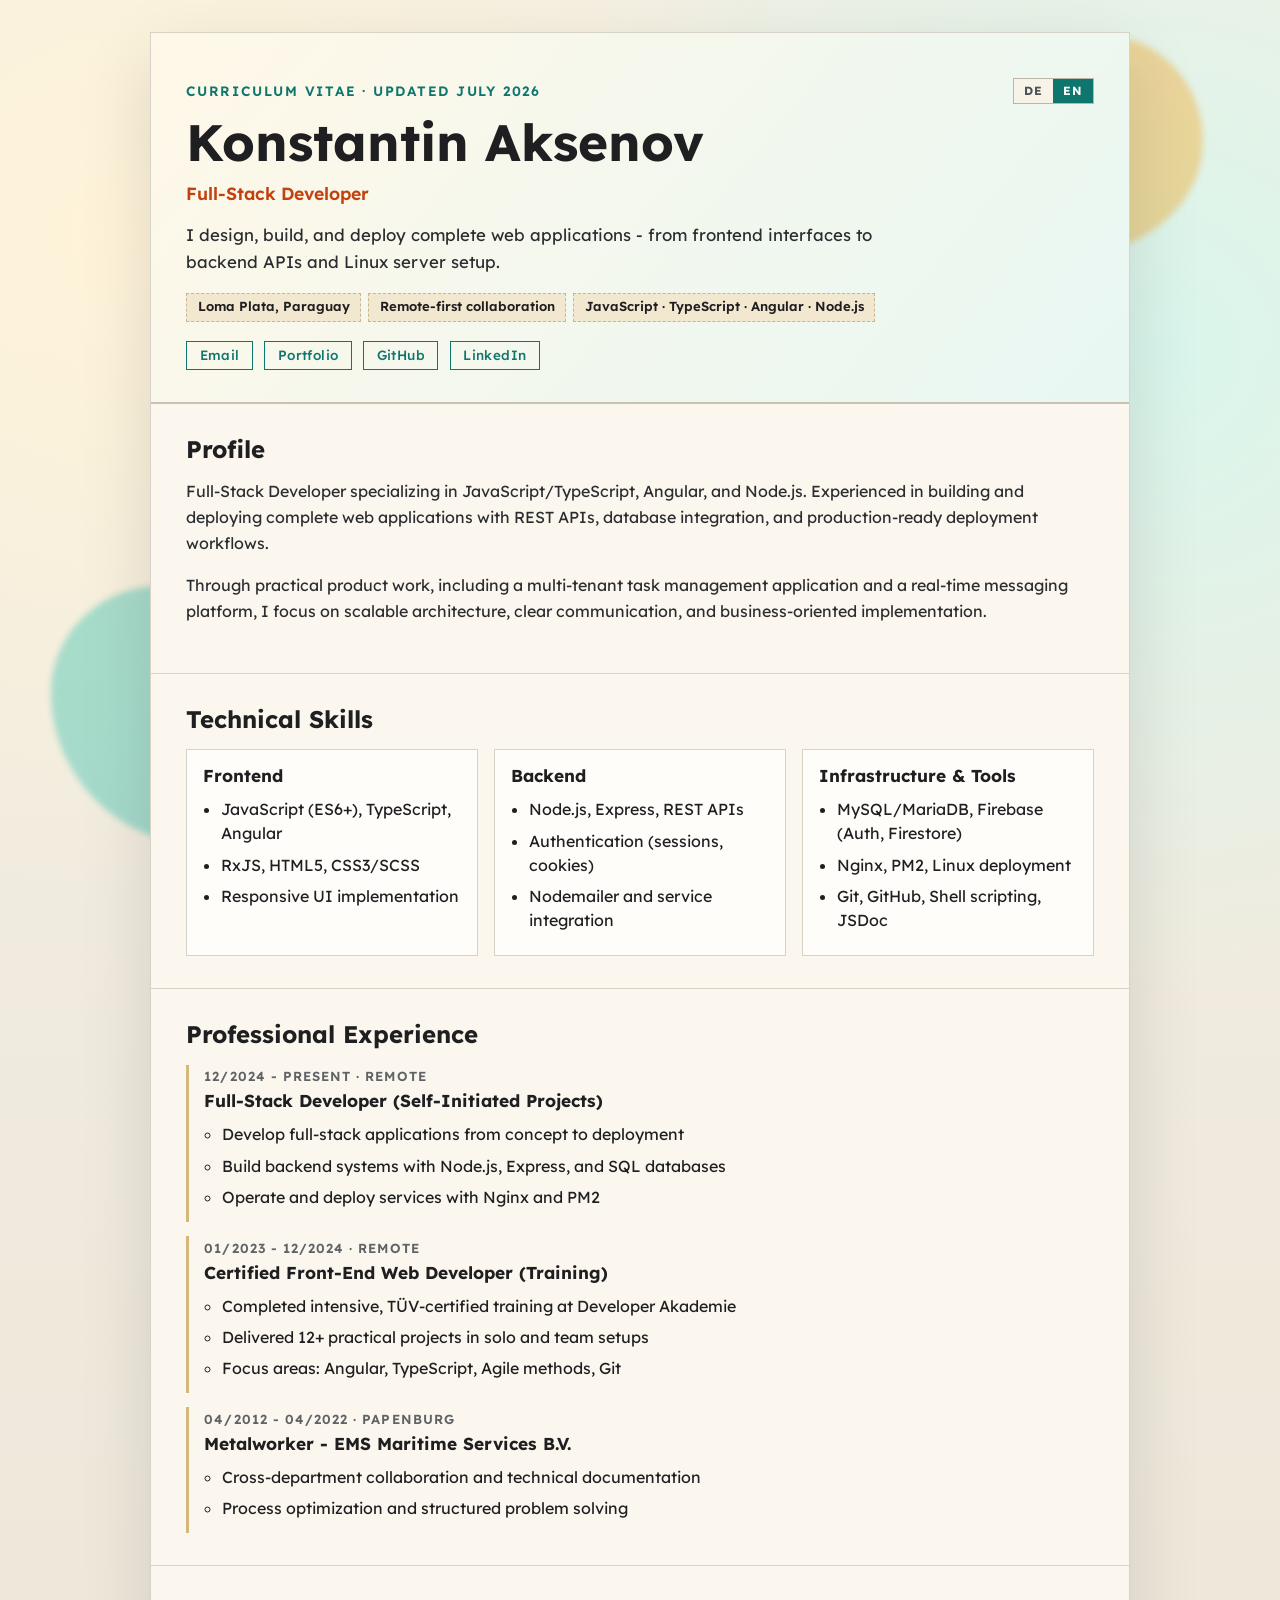
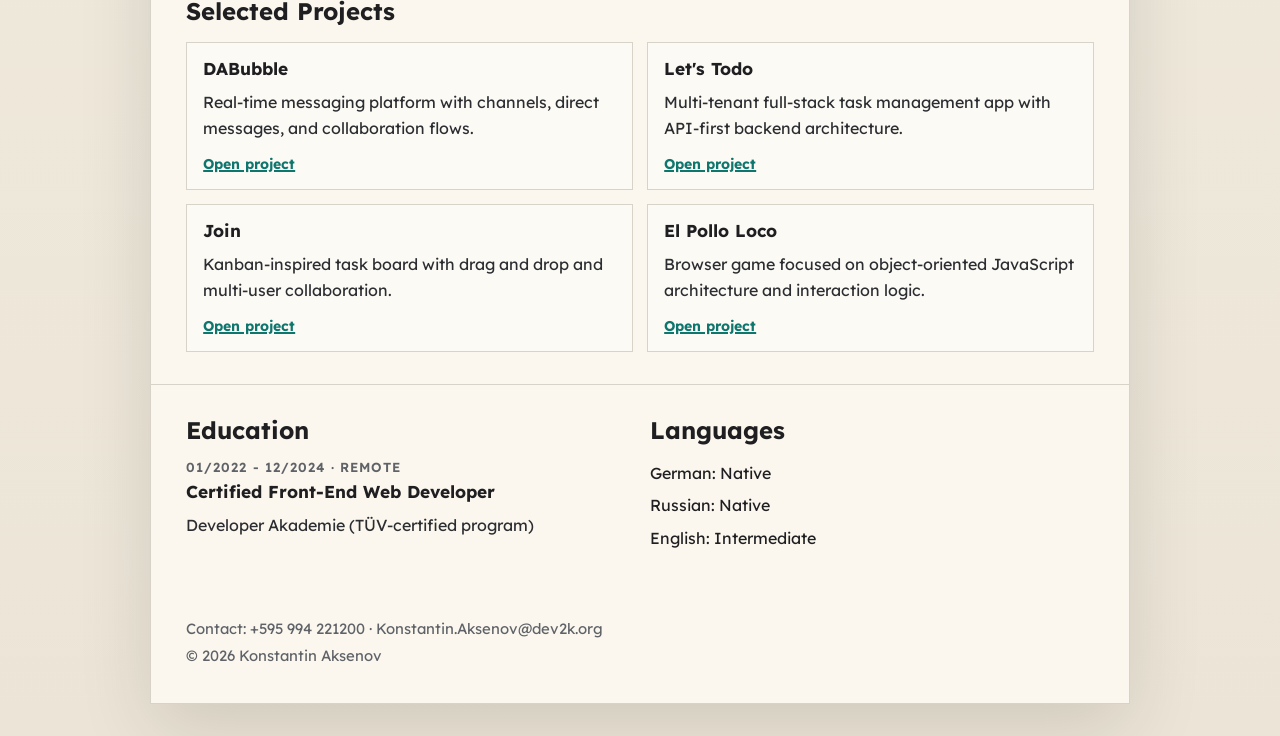
<file: index.html>
<!doctype html>
<html lang="en">
  <head>
    <meta charset="UTF-8" />
    <meta name="viewport" content="width=device-width, initial-scale=1.0" />
    <meta
      id="meta-description"
      name="description"
      content="Konstantin Aksenov - Full-Stack Developer CV. JavaScript, TypeScript, Angular, Node.js, REST APIs, and deployment workflows."
    />
    <meta
      id="meta-keywords"
      name="keywords"
      content="Full-Stack Developer, CV, JavaScript, TypeScript, Angular, Node.js, Web Development, Germany"
    />
    <meta name="author" content="Konstantin Aksenov" />
    <title>Konstantin Aksenov - CV</title>
    <meta name="theme-color" content="#0f766e" />
    <link rel="stylesheet" href="assets/styles/lexend.css" />
    <link rel="stylesheet" href="style.css" />
    <link
      rel="icon"
      type="image/png"
      sizes="32x32"
      href="assets/web-app/icon-32.png"
    />
    <link
      rel="apple-touch-icon"
      sizes="192x192"
      href="assets/web-app/icon-192.png"
    />
    <link rel="manifest" href="assets/web-app/site.webmanifest" />
  </head>

  <body>
    <div class="bg-shape bg-shape--a" aria-hidden="true"></div>
    <div class="bg-shape bg-shape--b" aria-hidden="true"></div>

    <main class="cv" aria-label="Curriculum vitae of Konstantin Aksenov">
      <header class="hero">
        <div class="hero__top">
          <p class="hero__eyebrow" data-i18n="eyebrow">
            Curriculum Vitae · Updated April 2026
          </p>
          <div class="lang-switch" role="group" aria-label="Language switcher">
            <button class="lang-switch__btn" type="button" data-lang-btn="de">
              DE
            </button>
            <button class="lang-switch__btn" type="button" data-lang-btn="en">
              EN
            </button>
          </div>
        </div>
        <h1>Konstantin Aksenov</h1>
        <p class="hero__role" data-i18n="role">Full-Stack Developer</p>
        <p class="hero__summary" data-i18n="summary">
          I design, build, and deploy complete web applications - from frontend
          interfaces to backend APIs and Linux server setup.
        </p>

        <div class="hero__facts" role="list" aria-label="Quick facts">
          <span class="hero__fact" role="listitem" data-i18n="factLocation"
            >Loma Plata, Paraguay</span
          >
          <span class="hero__fact" role="listitem" data-i18n="factRemote"
            >Remote-first collaboration</span
          >
          <span class="hero__fact" role="listitem" data-i18n="factStack"
            >JavaScript · TypeScript · Angular · Node.js</span
          >
        </div>

        <nav class="hero__links" aria-label="Professional links">
          <a
            class="hero__link"
            href="mailto:Konstantin.Aksenov@dev2k.org"
            data-i18n="linkEmail"
            >Email</a
          >
          <a
            class="hero__link"
            href="https://portfolio.dev2k.org"
            target="_blank"
            rel="noreferrer"
            data-i18n="linkPortfolio"
            >Portfolio</a
          >
          <a
            class="hero__link"
            href="https://github.com/KosMaster87/"
            target="_blank"
            rel="noreferrer"
            data-i18n="linkGitHub"
            >GitHub</a
          >
          <a
            class="hero__link"
            href="https://www.linkedin.com/in/konstantin-aksenov-802b88190/"
            target="_blank"
            rel="noreferrer"
            data-i18n="linkLinkedIn"
            >LinkedIn</a
          >
        </nav>
      </header>

      <section class="panel panel--profile" aria-labelledby="profile-title">
        <h2 id="profile-title" data-i18n="profileTitle">Profile</h2>
        <p data-i18n="profileBody1">
          Full-Stack Developer specializing in JavaScript/TypeScript, Angular,
          and Node.js. Experienced in building and deploying complete web
          applications with REST APIs, database integration, and
          production-ready deployment workflows.
        </p>
        <p data-i18n="profileBody2">
          Through practical product work, including a multi-tenant task
          management application and a real-time messaging platform, I focus on
          scalable architecture, clear communication, and business-oriented
          implementation.
        </p>
      </section>

      <section class="panel" aria-labelledby="skills-title">
        <h2 id="skills-title" data-i18n="skillsTitle">Technical Skills</h2>
        <div class="skill-columns">
          <article class="skill-columns__group">
            <h3 data-i18n="skillsFrontendTitle">Frontend</h3>
            <ul>
              <li data-i18n="skillsFrontend1">
                JavaScript (ES6+), TypeScript, Angular
              </li>
              <li data-i18n="skillsFrontend2">RxJS, HTML5, CSS3/SCSS</li>
              <li data-i18n="skillsFrontend3">Responsive UI implementation</li>
            </ul>
          </article>
          <article class="skill-columns__group">
            <h3 data-i18n="skillsBackendTitle">Backend</h3>
            <ul>
              <li data-i18n="skillsBackend1">Node.js, Express, REST APIs</li>
              <li data-i18n="skillsBackend2">
                Authentication (sessions, cookies)
              </li>
              <li data-i18n="skillsBackend3">
                Nodemailer and service integration
              </li>
            </ul>
          </article>
          <article class="skill-columns__group">
            <h3 data-i18n="skillsInfraTitle">Infrastructure & Tools</h3>
            <ul>
              <li data-i18n="skillsInfra1">
                MySQL/MariaDB, Firebase (Auth, Firestore)
              </li>
              <li data-i18n="skillsInfra2">Nginx, PM2, Linux deployment</li>
              <li data-i18n="skillsInfra3">
                Git, GitHub, Shell scripting, JSDoc
              </li>
            </ul>
          </article>
        </div>
      </section>

      <section class="panel" aria-labelledby="experience-title">
        <h2 id="experience-title" data-i18n="experienceTitle">
          Professional Experience
        </h2>
        <ol class="timeline">
          <li class="timeline__item">
            <p class="timeline__meta" data-i18n="exp1Meta">
              12/2024 - Present · Remote
            </p>
            <h3 data-i18n="exp1Title">
              Full-Stack Developer (Self-Initiated Projects)
            </h3>
            <ul>
              <li data-i18n="exp1Item1">
                Develop full-stack applications from concept to deployment
              </li>
              <li data-i18n="exp1Item2">
                Build backend systems with Node.js, Express, and SQL databases
              </li>
              <li data-i18n="exp1Item3">
                Operate and deploy services with Nginx and PM2
              </li>
            </ul>
          </li>
          <li class="timeline__item">
            <p class="timeline__meta" data-i18n="exp2Meta">
              01/2023 - 12/2024 · Remote
            </p>
            <h3 data-i18n="exp2Title">
              Certified Front-End Web Developer (Training)
            </h3>
            <ul>
              <li data-i18n="exp2Item1">
                Completed intensive, TÜV-certified training at Developer
                Akademie
              </li>
              <li data-i18n="exp2Item2">
                Delivered 12+ practical projects in solo and team setups
              </li>
              <li data-i18n="exp2Item3">
                Focus areas: Angular, TypeScript, Agile methods, Git
              </li>
            </ul>
          </li>
          <li class="timeline__item">
            <p class="timeline__meta" data-i18n="exp3Meta">
              04/2012 - 04/2022 · Papenburg
            </p>
            <h3 data-i18n="exp3Title">
              Metalworker - EMS Maritime Services B.V.
            </h3>
            <ul>
              <li data-i18n="exp3Item1">
                Cross-department collaboration and technical documentation
              </li>
              <li data-i18n="exp3Item2">
                Process optimization and structured problem solving
              </li>
            </ul>
          </li>
        </ol>
      </section>

      <section class="panel" aria-labelledby="projects-title">
        <h2 id="projects-title" data-i18n="projectsTitle">Selected Projects</h2>
        <div class="project-grid">
          <article class="project-grid__item">
            <h3>DABubble</h3>
            <p data-i18n="project1Desc">
              Real-time messaging platform with channels, direct messages, and
              collaboration flows.
            </p>
            <a
              href="https://dabubble.dev2k.org/"
              target="_blank"
              rel="noreferrer"
              data-i18n="openProject"
              >Open project</a
            >
          </article>
          <article class="project-grid__item">
            <h3>Let's Todo</h3>
            <p data-i18n="project2Desc">
              Multi-tenant full-stack task management app with API-first backend
              architecture.
            </p>
            <a
              href="https://lets-todo.dev2k.org/"
              target="_blank"
              rel="noreferrer"
              data-i18n="openProject"
              >Open project</a
            >
          </article>
          <article class="project-grid__item">
            <h3>Join</h3>
            <p data-i18n="project3Desc">
              Kanban-inspired task board with drag and drop and multi-user
              collaboration.
            </p>
            <a
              href="https://join.dev2k.org/"
              target="_blank"
              rel="noreferrer"
              data-i18n="openProject"
              >Open project</a
            >
          </article>
          <article class="project-grid__item">
            <h3>El Pollo Loco</h3>
            <p data-i18n="project4Desc">
              Browser game focused on object-oriented JavaScript architecture
              and interaction logic.
            </p>
            <a
              href="https://el-pollo-loco.dev2k.org/"
              target="_blank"
              rel="noreferrer"
              data-i18n="openProject"
              >Open project</a
            >
          </article>
        </div>
      </section>

      <section class="panel panel--split" aria-label="Education and languages">
        <article>
          <h2 data-i18n="educationTitle">Education</h2>
          <p class="timeline__meta" data-i18n="educationMeta">
            01/2022 - 12/2024 · Remote
          </p>
          <h3 data-i18n="educationDegree">Certified Front-End Web Developer</h3>
          <p data-i18n="educationSchool">
            Developer Akademie (TÜV-certified program)
          </p>
        </article>
        <article>
          <h2 data-i18n="languagesTitle">Languages</h2>
          <ul class="language-list">
            <li class="language-list__item" data-i18n="langGerman">
              German: Native
            </li>
            <li class="language-list__item" data-i18n="langRussian">
              Russian: Native
            </li>
            <li class="language-list__item" data-i18n="langEnglish">
              English: Intermediate
            </li>
          </ul>
        </article>
      </section>

      <footer class="footer">
        <p class="footer__text" data-i18n="footerContact">
          Contact: +595 994 221200 · Konstantin.Aksenov@dev2k.org
        </p>
        <p class="footer__text" data-i18n="footerCopyright">
          © 2026 Konstantin Aksenov
        </p>
      </footer>
    </main>

    <script>
      const translations = {
        en: {
          pageTitle: "Konstantin Aksenov - CV",
          metaDescription:
            "Konstantin Aksenov - Full-Stack Developer CV. JavaScript, TypeScript, Angular, Node.js, REST APIs, and deployment workflows.",
          metaKeywords:
            "Full-Stack Developer, CV, JavaScript, TypeScript, Angular, Node.js, Web Development, Germany",
          eyebrow: "Curriculum Vitae · Updated July 2026",
          role: "Full-Stack Developer",
          summary:
            "I design, build, and deploy complete web applications - from frontend interfaces to backend APIs and Linux server setup.",
          factLocation: "Loma Plata, Paraguay",
          factRemote: "Remote-first collaboration",
          factStack: "JavaScript · TypeScript · Angular · Node.js",
          linkEmail: "Email",
          linkPortfolio: "Portfolio",
          linkGitHub: "GitHub",
          linkLinkedIn: "LinkedIn",
          profileTitle: "Profile",
          profileBody1:
            "Full-Stack Developer specializing in JavaScript/TypeScript, Angular, and Node.js. Experienced in building and deploying complete web applications with REST APIs, database integration, and production-ready deployment workflows.",
          profileBody2:
            "Through practical product work, including a multi-tenant task management application and a real-time messaging platform, I focus on scalable architecture, clear communication, and business-oriented implementation.",
          skillsTitle: "Technical Skills",
          skillsFrontendTitle: "Frontend",
          skillsFrontend1: "JavaScript (ES6+), TypeScript, Angular",
          skillsFrontend2: "RxJS, HTML5, CSS3/SCSS",
          skillsFrontend3: "Responsive UI implementation",
          skillsBackendTitle: "Backend",
          skillsBackend1: "Node.js, Express, REST APIs",
          skillsBackend2: "Authentication (sessions, cookies)",
          skillsBackend3: "Nodemailer and service integration",
          skillsInfraTitle: "Infrastructure & Tools",
          skillsInfra1: "MySQL/MariaDB, Firebase (Auth, Firestore)",
          skillsInfra2: "Nginx, PM2, Linux deployment",
          skillsInfra3: "Git, GitHub, Shell scripting, JSDoc",
          experienceTitle: "Professional Experience",
          exp1Meta: "12/2024 - Present · Remote",
          exp1Title: "Full-Stack Developer (Self-Initiated Projects)",
          exp1Item1:
            "Develop full-stack applications from concept to deployment",
          exp1Item2:
            "Build backend systems with Node.js, Express, and SQL databases",
          exp1Item3: "Operate and deploy services with Nginx and PM2",
          exp2Meta: "01/2023 - 12/2024 · Remote",
          exp2Title: "Certified Front-End Web Developer (Training)",
          exp2Item1:
            "Completed intensive, TÜV-certified training at Developer Akademie",
          exp2Item2: "Delivered 12+ practical projects in solo and team setups",
          exp2Item3: "Focus areas: Angular, TypeScript, Agile methods, Git",
          exp3Meta: "04/2012 - 04/2022 · Papenburg",
          exp3Title: "Metalworker - EMS Maritime Services B.V.",
          exp3Item1:
            "Cross-department collaboration and technical documentation",
          exp3Item2: "Process optimization and structured problem solving",
          projectsTitle: "Selected Projects",
          project1Desc:
            "Real-time messaging platform with channels, direct messages, and collaboration flows.",
          project2Desc:
            "Multi-tenant full-stack task management app with API-first backend architecture.",
          project3Desc:
            "Kanban-inspired task board with drag and drop and multi-user collaboration.",
          project4Desc:
            "Browser game focused on object-oriented JavaScript architecture and interaction logic.",
          openProject: "Open project",
          educationTitle: "Education",
          educationMeta: "01/2022 - 12/2024 · Remote",
          educationDegree: "Certified Front-End Web Developer",
          educationSchool: "Developer Akademie (TÜV-certified program)",
          languagesTitle: "Languages",
          langGerman: "German: Native",
          langRussian: "Russian: Native",
          langEnglish: "English: Intermediate",
          footerContact:
            "Contact: +595 994 221200 · Konstantin.Aksenov@dev2k.org",
          footerCopyright: "© 2026 Konstantin Aksenov",
        },
        de: {
          pageTitle: "Konstantin Aksenov - Lebenslauf",
          metaDescription:
            "Konstantin Aksenov - Full-Stack Developer Lebenslauf. JavaScript, TypeScript, Angular, Node.js, REST APIs und Deployment-Workflows.",
          metaKeywords:
            "Full-Stack Developer, Lebenslauf, JavaScript, TypeScript, Angular, Node.js, Webentwicklung, Deutschland",
          eyebrow: "Lebenslauf · Aktualisiert Juli 2026",
          role: "Full-Stack Developer",
          summary:
            "Ich konzipiere, entwickle und deploye vollständige Webanwendungen - von Frontend-Oberflächen über Backend-APIs bis zur Linux-Server-Infrastruktur.",
          factLocation: "Loma Plata, Paraguay",
          factRemote: "Remote-First Zusammenarbeit",
          factStack: "JavaScript · TypeScript · Angular · Node.js",
          linkEmail: "E-Mail",
          linkPortfolio: "Portfolio",
          linkGitHub: "GitHub",
          linkLinkedIn: "LinkedIn",
          profileTitle: "Über mich",
          profileBody1:
            "Full-Stack Developer mit Schwerpunkt auf JavaScript/TypeScript, Angular und Node.js. Erfahrung in der Entwicklung und dem Deployment vollständiger Webanwendungen mit REST APIs, Datenbank-Integration und produktionsreifen Deployment-Workflows.",
          profileBody2:
            "Durch praxisnahe Produktarbeit, darunter eine mandantenfähige Task-Management-Anwendung und eine Echtzeit-Messaging-Plattform, fokussiere ich skalierbare Architekturen, klare Kommunikation und umsetzungsstarke Lösungen mit Business-Fokus.",
          skillsTitle: "Technische Skills",
          skillsFrontendTitle: "Frontend",
          skillsFrontend1: "JavaScript (ES6+), TypeScript, Angular",
          skillsFrontend2: "RxJS, HTML5, CSS3/SCSS",
          skillsFrontend3: "Responsive UI-Umsetzung",
          skillsBackendTitle: "Backend",
          skillsBackend1: "Node.js, Express, REST APIs",
          skillsBackend2: "Authentifizierung (Sessions, Cookies)",
          skillsBackend3: "Nodemailer und Service-Integration",
          skillsInfraTitle: "Infrastruktur & Tools",
          skillsInfra1: "MySQL/MariaDB, Firebase (Auth, Firestore)",
          skillsInfra2: "Nginx, PM2, Linux Deployment",
          skillsInfra3: "Git, GitHub, Shell-Scripting, JSDoc",
          experienceTitle: "Berufserfahrung",
          exp1Meta: "12/2024 - Heute · Remote",
          exp1Title: "Full-Stack Developer (Eigeninitiierte Projekte)",
          exp1Item1:
            "Entwicklung von Full-Stack-Anwendungen von Konzept bis Deployment",
          exp1Item2:
            "Aufbau von Backend-Systemen mit Node.js, Express und SQL-Datenbanken",
          exp1Item3: "Betrieb und Deployment von Services mit Nginx und PM2",
          exp2Meta: "01/2023 - 12/2024 · Remote",
          exp2Title: "Qualifizierter Front-End Web Developer (Lehrgang)",
          exp2Item1:
            "Abschluss des intensiven TÜV-zertifizierten Lehrgangs bei der Developer Akademie",
          exp2Item2:
            "Umsetzung von über 12 Praxisprojekten in Einzel- und Teamarbeit",
          exp2Item3: "Schwerpunkte: Angular, TypeScript, Agile Methoden, Git",
          exp3Meta: "04/2012 - 04/2022 · Papenburg",
          exp3Title: "Metallbauer - EMS Maritime Services B.V.",
          exp3Item1:
            "Zusammenarbeit über mehrere Fachbereiche und technische Dokumentation",
          exp3Item2: "Prozessoptimierung und strukturiertes Problemlösen",
          projectsTitle: "Projekte (Auswahl)",
          project1Desc:
            "Echtzeit-Messaging-Plattform mit Channels, Direktnachrichten und Kollaborations-Workflows.",
          project2Desc:
            "Mandantenfähige Full-Stack-Task-Management-App mit API-first Backend-Architektur.",
          project3Desc:
            "Kanban-inspiriertes Task-Board mit Drag-and-Drop und Multi-User-Zusammenarbeit.",
          project4Desc:
            "Browser-Spiel mit Fokus auf objektorientierter JavaScript-Architektur und Interaktionslogik.",
          openProject: "Projekt öffnen",
          educationTitle: "Ausbildung",
          educationMeta: "01/2022 - 12/2024 · Remote",
          educationDegree: "Qualifizierter Front-End Web Developer",
          educationSchool: "Developer Akademie (TÜV-zertifiziertes Programm)",
          languagesTitle: "Sprachkenntnisse",
          langGerman: "Deutsch: Muttersprache",
          langRussian: "Russisch: Muttersprache",
          langEnglish: "Englisch: Fortgeschrittene Grundlagen",
          footerContact:
            "Kontakt: +595 994 221200 · Konstantin.Aksenov@dev2k.org",
          footerCopyright: "© 2026 Konstantin Aksenov",
        },
      };

      const buttons = document.querySelectorAll("[data-lang-btn]");
      const textNodes = document.querySelectorAll("[data-i18n]");
      const metaDescription = document.getElementById("meta-description");
      const metaKeywords = document.getElementById("meta-keywords");

      function setLanguage(lang) {
        const locale = translations[lang] ? lang : "en";
        const dict = translations[locale];

        document.documentElement.lang = locale;
        document.title = dict.pageTitle;
        metaDescription?.setAttribute("content", dict.metaDescription);
        metaKeywords?.setAttribute("content", dict.metaKeywords);

        textNodes.forEach((node) => {
          const key = node.getAttribute("data-i18n");
          const value = dict[key];

          if (value) {
            node.textContent = value;
          }
        });

        buttons.forEach((button) => {
          const isActive = button.getAttribute("data-lang-btn") === locale;
          button.classList.toggle("lang-switch__btn--active", isActive);
          button.setAttribute("aria-pressed", String(isActive));
        });

        localStorage.setItem("cv-lang", locale);
      }

      buttons.forEach((button) => {
        button.addEventListener("click", () => {
          setLanguage(button.getAttribute("data-lang-btn"));
        });
      });

      const urlLang = new URLSearchParams(window.location.search).get("lang");
      const storedLang = localStorage.getItem("cv-lang");
      const browserLang = navigator.language?.toLowerCase().startsWith("de")
        ? "de"
        : "en";
      const initialLang = translations[urlLang]
        ? urlLang
        : storedLang || browserLang;
      setLanguage(initialLang);

      if ("serviceWorker" in navigator) {
        window.addEventListener("load", () => {
          navigator.serviceWorker.register("./sw.js");
        });
      }
    </script>
  </body>
</html>
</file>
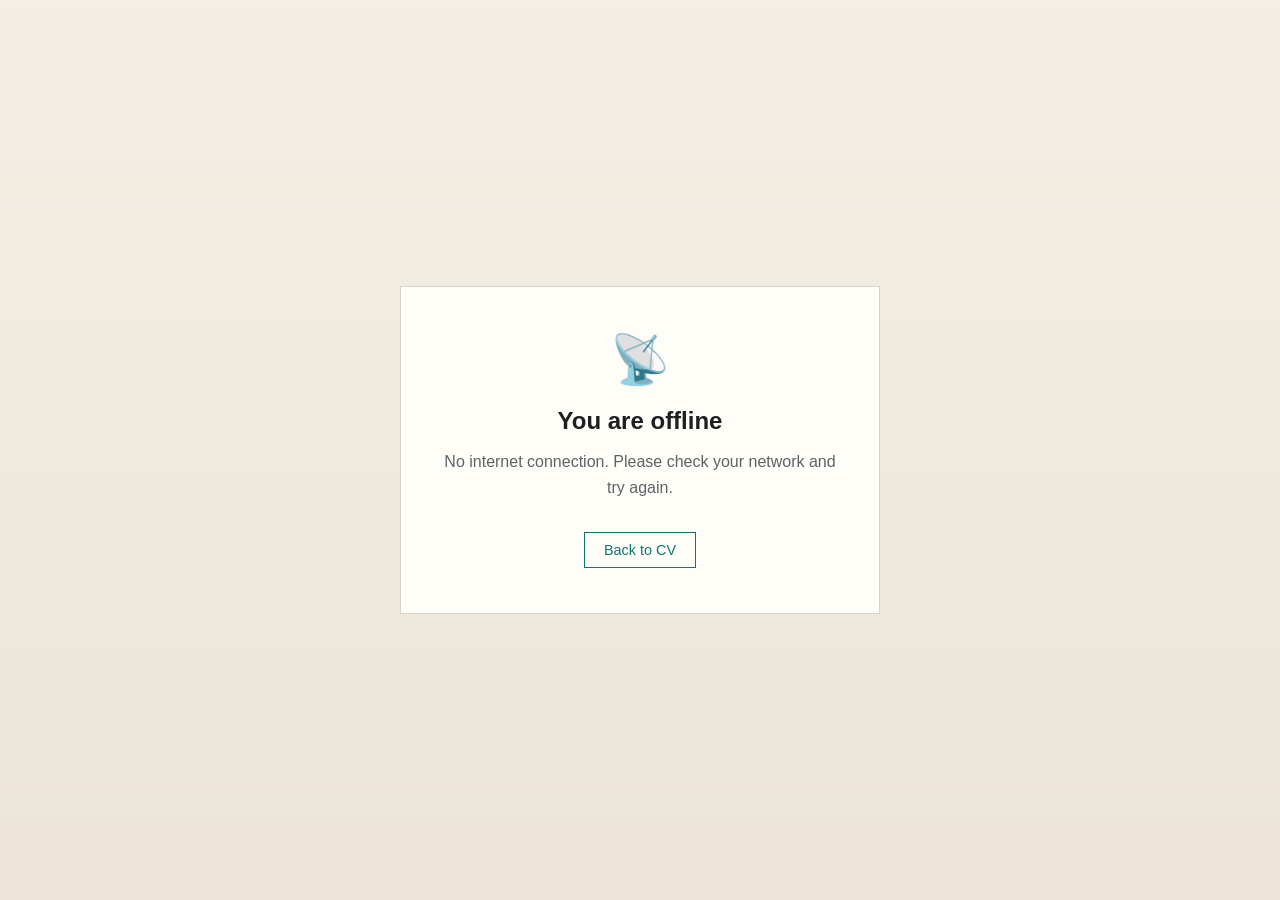
<file: offline.html>
<!doctype html>
<html lang="en">
  <head>
    <meta charset="UTF-8" />
    <meta name="viewport" content="width=device-width, initial-scale=1.0" />
    <title>Offline – Konstantin Aksenov</title>
    <link
      rel="icon"
      type="image/png"
      sizes="32x34"
      href="assets/web-app/favicon.png"
    />
    <style>
      :root {
        --paper: #fffdf8;
        --ink: #1f1f22;
        --muted: #5f6368;
        --accent: #0f766e;
        --line: #d7d3c9;
      }

      * {
        box-sizing: border-box;
      }

      body {
        margin: 0;
        font-family: "Lexend", Arial, sans-serif;
        background: linear-gradient(180deg, #f3efe4 0%, #ece5d7 100%);
        min-height: 100vh;
        display: flex;
        align-items: center;
        justify-content: center;
        padding: 2rem 1rem;
        color: var(--ink);
      }

      .card {
        background: var(--paper);
        border: 1px solid var(--line);
        max-width: 480px;
        width: 100%;
        padding: 2.8rem 2.4rem;
        text-align: center;
      }

      .icon {
        font-size: 3rem;
        margin-bottom: 1.2rem;
      }

      h1 {
        margin: 0 0 0.8rem;
        font-size: 1.5rem;
        line-height: 1.2;
      }

      p {
        margin: 0 0 2rem;
        color: var(--muted);
        line-height: 1.6;
      }

      a {
        display: inline-block;
        text-decoration: none;
        border: 1px solid var(--accent);
        color: var(--accent);
        padding: 0.55rem 1.2rem;
        font-size: 0.9rem;
        font-weight: 500;
        transition:
          background 140ms ease,
          color 140ms ease;
      }

      a:hover,
      a:focus-visible {
        background: var(--accent);
        color: #fff;
        outline: none;
      }
    </style>
  </head>

  <body>
    <div class="card">
      <div class="icon" aria-hidden="true">📡</div>
      <h1>You are offline</h1>
      <p>No internet connection. Please check your network and try again.</p>
      <a href="/">Back to CV</a>
    </div>
  </body>
</html>
</file>
<file: assets/styles/lexend.css>
@font-face {
  font-display: swap;
  font-family: "Lexend";
  font-style: normal;
  font-weight: 400;
  src: url("../fonts/lexend/Lexend-Regular.ttf") format("truetype");
}

@font-face {
  font-display: swap;
  font-family: "Lexend";
  font-style: normal;
  font-weight: 500;
  src: url("../fonts/lexend/Lexend-Medium.ttf") format("truetype");
}

@font-face {
  font-display: swap;
  font-family: "Lexend";
  font-style: normal;
  font-weight: 600;
  src: url("../fonts/lexend/Lexend-SemiBold.ttf") format("truetype");
}

@font-face {
  font-display: swap;
  font-family: "Lexend";
  font-style: normal;
  font-weight: 700;
  src: url("../fonts/lexend/Lexend-Bold.ttf") format("truetype");
}
</file>
<file: style.css>
:root {
  --paper: #fffdf8;
  --ink: #1f1f22;
  --muted: #5f6368;
  --line: #d7d3c9;
  --accent: #0f766e;
  --accent-2: #c2410c;
  --surface: #fff;
  --shadow: 0 25px 70px rgb(0 0 0 / 0.12);
}

* {
  box-sizing: border-box;
}

body {
  margin: 0;
  font-family: "Lexend", Arial, sans-serif;
  color: var(--ink);
  background:
    radial-gradient(circle at 10% 10%, #fff4d9 0%, transparent 28%),
    radial-gradient(circle at 90% 15%, #d9f6ec 0%, transparent 28%),
    linear-gradient(180deg, #f3efe4 0%, #ece5d7 100%);
  min-height: 100vh;
  padding: 2rem 1rem;
}

.bg-shape {
  position: fixed;
  z-index: 0;
  filter: blur(3px);
  opacity: 0.35;
  pointer-events: none;
}

.bg-shape--a {
  width: 220px;
  height: 220px;
  border-radius: 55% 45% 62% 38% / 54% 48% 52% 46%;
  background: #f59e0b;
  top: 4%;
  right: 6%;
  animation: drift-a 12s ease-in-out infinite;
}

.bg-shape--b {
  width: 260px;
  height: 260px;
  border-radius: 42% 58% 40% 60% / 41% 38% 62% 59%;
  background: #14b8a6;
  bottom: 6%;
  left: 4%;
  animation: drift-b 14s ease-in-out infinite;
}

@keyframes drift-a {
  0%,
  100% {
    transform: translateY(0) rotate(0deg);
  }

  50% {
    transform: translateY(-16px) rotate(8deg);
  }
}

@keyframes drift-b {
  0%,
  100% {
    transform: translateX(0) rotate(0deg);
  }

  50% {
    transform: translateX(18px) rotate(-7deg);
  }
}

.cv {
  position: relative;
  z-index: 1;
  max-width: 980px;
  margin: 0 auto;
  background: #fbf7ee;
  border: 1px solid var(--line);
  box-shadow: var(--shadow);
}

.hero {
  padding: 2.8rem 2.2rem 2rem;
  background: linear-gradient(130deg, #fff8e8 0%, #e8f7f3 100%);
  border-bottom: 2px solid #c9c2b3;
}

.hero__top {
  display: flex;
  align-items: center;
  justify-content: space-between;
  gap: 1rem;
}

.lang-switch {
  display: inline-flex;
  border: 1px solid #bdb5a5;
  background: #f8f3e9;
}

.lang-switch__btn {
  border: 0;
  background: transparent;
  padding: 0.38rem 0.62rem;
  font:
    700 0.74rem/1 "Lexend",
    Arial,
    sans-serif;
  letter-spacing: 0.08em;
  color: #4b4f56;
  cursor: pointer;
}

.lang-switch__btn--active {
  background: var(--accent);
  color: #fff;
}

.hero__eyebrow {
  margin: 0;
  font:
    600 0.85rem/1 "Lexend",
    Arial,
    sans-serif;
  letter-spacing: 0.13em;
  text-transform: uppercase;
  color: var(--accent);
}

h1,
h2,
h3 {
  font-family: "Lexend", Arial, sans-serif;
  margin: 0;
  line-height: 1.15;
}

h1 {
  margin-top: 0.6rem;
  font-size: clamp(2rem, 4vw, 3.2rem);
}

.hero__role {
  margin: 0.6rem 0 0;
  color: var(--accent-2);
  font:
    600 1.1rem/1.3 "Lexend",
    Arial,
    sans-serif;
}

.hero__summary {
  margin: 1rem 0 0;
  max-width: 70ch;
  font-size: 1.05rem;
}

.hero__facts {
  display: flex;
  flex-wrap: wrap;
  gap: 0.45rem;
  margin-top: 1.1rem;
}

.hero__fact {
  background: #f2e7cf;
  border: 1px dashed #c8b68f;
  padding: 0.35rem 0.65rem;
  font:
    600 0.82rem/1.2 "Lexend",
    Arial,
    sans-serif;
}

.hero__links {
  display: flex;
  flex-wrap: wrap;
  gap: 0.7rem;
  margin-top: 1.2rem;
}

a {
  color: var(--accent);
}

.hero__link {
  text-decoration: none;
  border: 1px solid var(--accent);
  padding: 0.42rem 0.78rem;
  font:
    500 0.84rem/1 "Lexend",
    Arial,
    sans-serif;
  letter-spacing: 0.03em;
  transition:
    transform 140ms ease,
    background-color 140ms ease;
}

.hero__link:hover,
.hero__link:focus-visible {
  background: var(--accent);
  color: #fff;
  transform: translateY(-2px);
}

.panel {
  padding: 2rem 2.2rem;
  border-bottom: 1px solid var(--line);
}

.panel:last-of-type {
  border-bottom: none;
}

h2 {
  font-size: 1.5rem;
  margin-bottom: 1rem;
}

h3 {
  font-size: 1.08rem;
  margin-bottom: 0.7rem;
}

p {
  margin: 0 0 1rem;
  color: #2b2d31;
  line-height: 1.62;
}

ul {
  margin: 0;
  padding-left: 1.1rem;
}

li {
  margin-bottom: 0.45rem;
  line-height: 1.5;
}

.skill-columns {
  display: grid;
  grid-template-columns: repeat(3, minmax(0, 1fr));
  gap: 1rem;
}

.skill-columns__group {
  border: 1px solid var(--line);
  background: #fffdfa;
  padding: 1rem;
}

.timeline {
  list-style: none;
  padding: 0;
  margin: 0;
  display: grid;
  gap: 0.9rem;
}

.timeline__item {
  border-left: 3px solid #d6b77a;
  padding: 0.35rem 0 0.35rem 0.95rem;
  margin: 0;
}

.timeline__meta {
  margin: 0 0 0.5rem;
  font:
    600 0.82rem/1 "Lexend",
    Arial,
    sans-serif;
  letter-spacing: 0.08em;
  text-transform: uppercase;
  color: var(--muted);
}

.project-grid {
  display: grid;
  gap: 0.9rem;
  grid-template-columns: repeat(2, minmax(0, 1fr));
}

.project-grid__item {
  border: 1px solid var(--line);
  background: #fcfaf5;
  padding: 1rem;
}

.project-grid__item p {
  margin-bottom: 0.7rem;
}

.project-grid__item a {
  font:
    700 0.88rem/1 "Lexend",
    Arial,
    sans-serif;
  text-decoration-thickness: 2px;
}

.panel--split {
  display: grid;
  grid-template-columns: 1fr 1fr;
  gap: 1.2rem;
}

.language-list {
  padding-left: 0;
  list-style: none;
}

.language-list__item {
  margin-bottom: 0.55rem;
}

.footer {
  padding: 1.4rem 2.2rem 2rem;
  color: var(--muted);
  font-size: 0.93rem;
}

.footer__text {
  margin: 0.2rem 0;
  color: inherit;
}

@media (max-width: 820px) {
  .hero__top {
    flex-direction: column;
    align-items: flex-start;
  }

  .skill-columns,
  .project-grid,
  .panel--split {
    grid-template-columns: 1fr;
  }

  .hero,
  .panel,
  .footer {
    padding-left: 1.2rem;
    padding-right: 1.2rem;
  }
}

@media (max-width: 560px) {
  body {
    padding: 0.7rem;
  }

  .hero__links {
    gap: 0.45rem;
  }

  .hero__link {
    width: 100%;
    text-align: center;
  }
}

@media print {
  body {
    background: #fff;
    padding: 0;
  }

  .bg-shape {
    display: none;
  }

  .cv {
    box-shadow: none;
    border: none;
  }

  .hero__link {
    border-color: #888;
    color: #222;
  }
}
</file>
